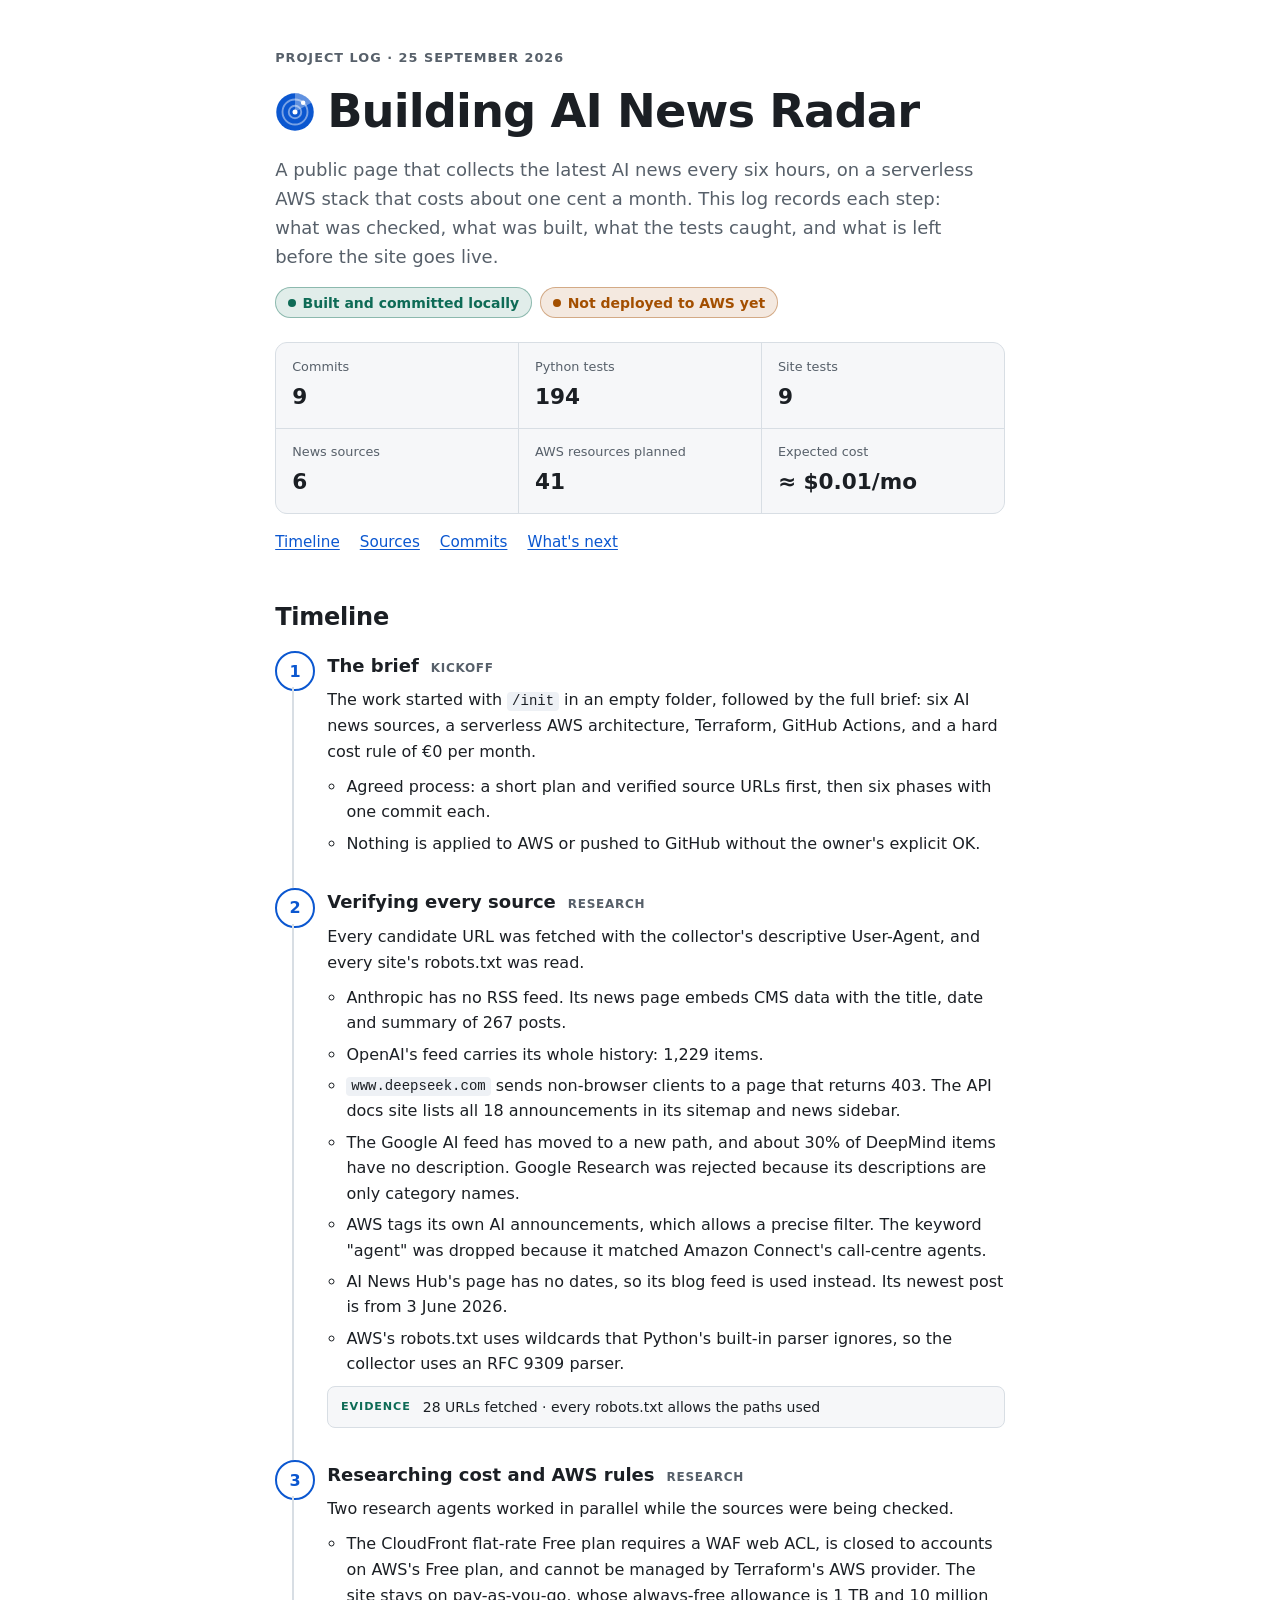
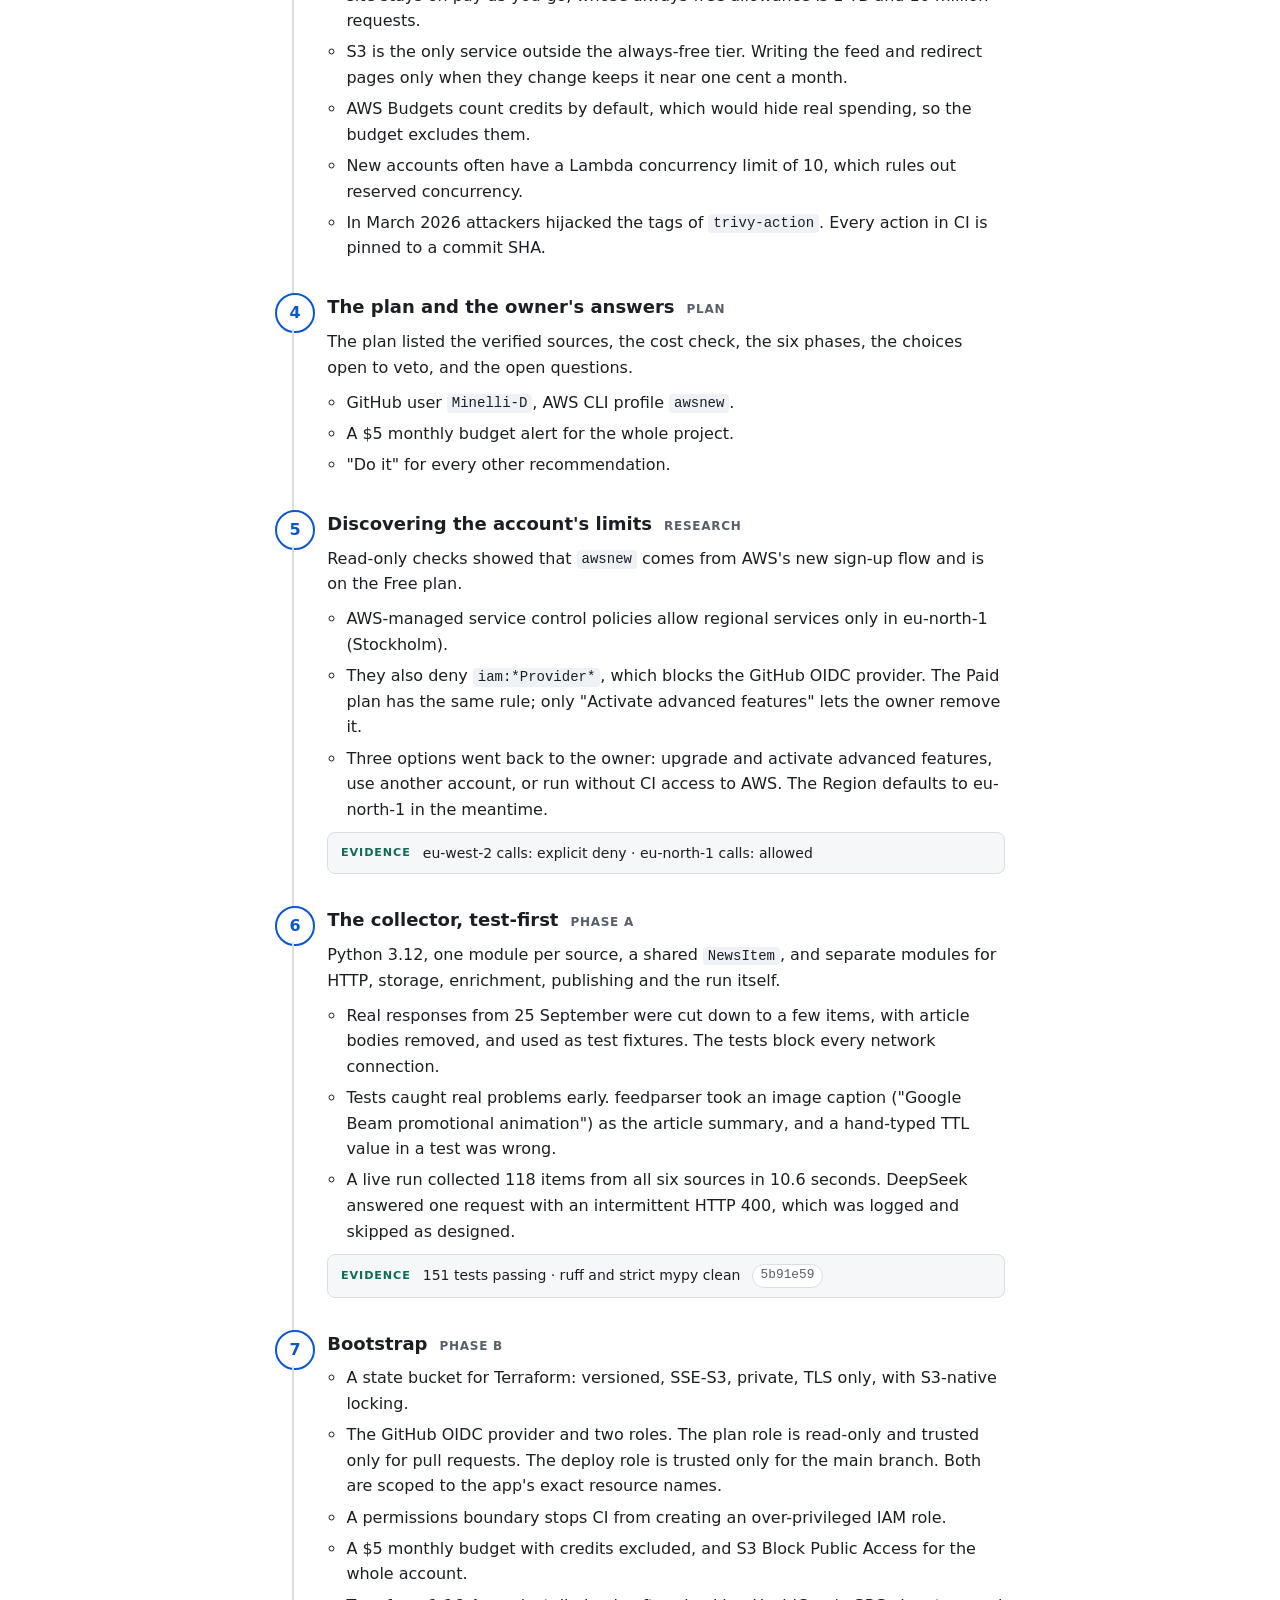
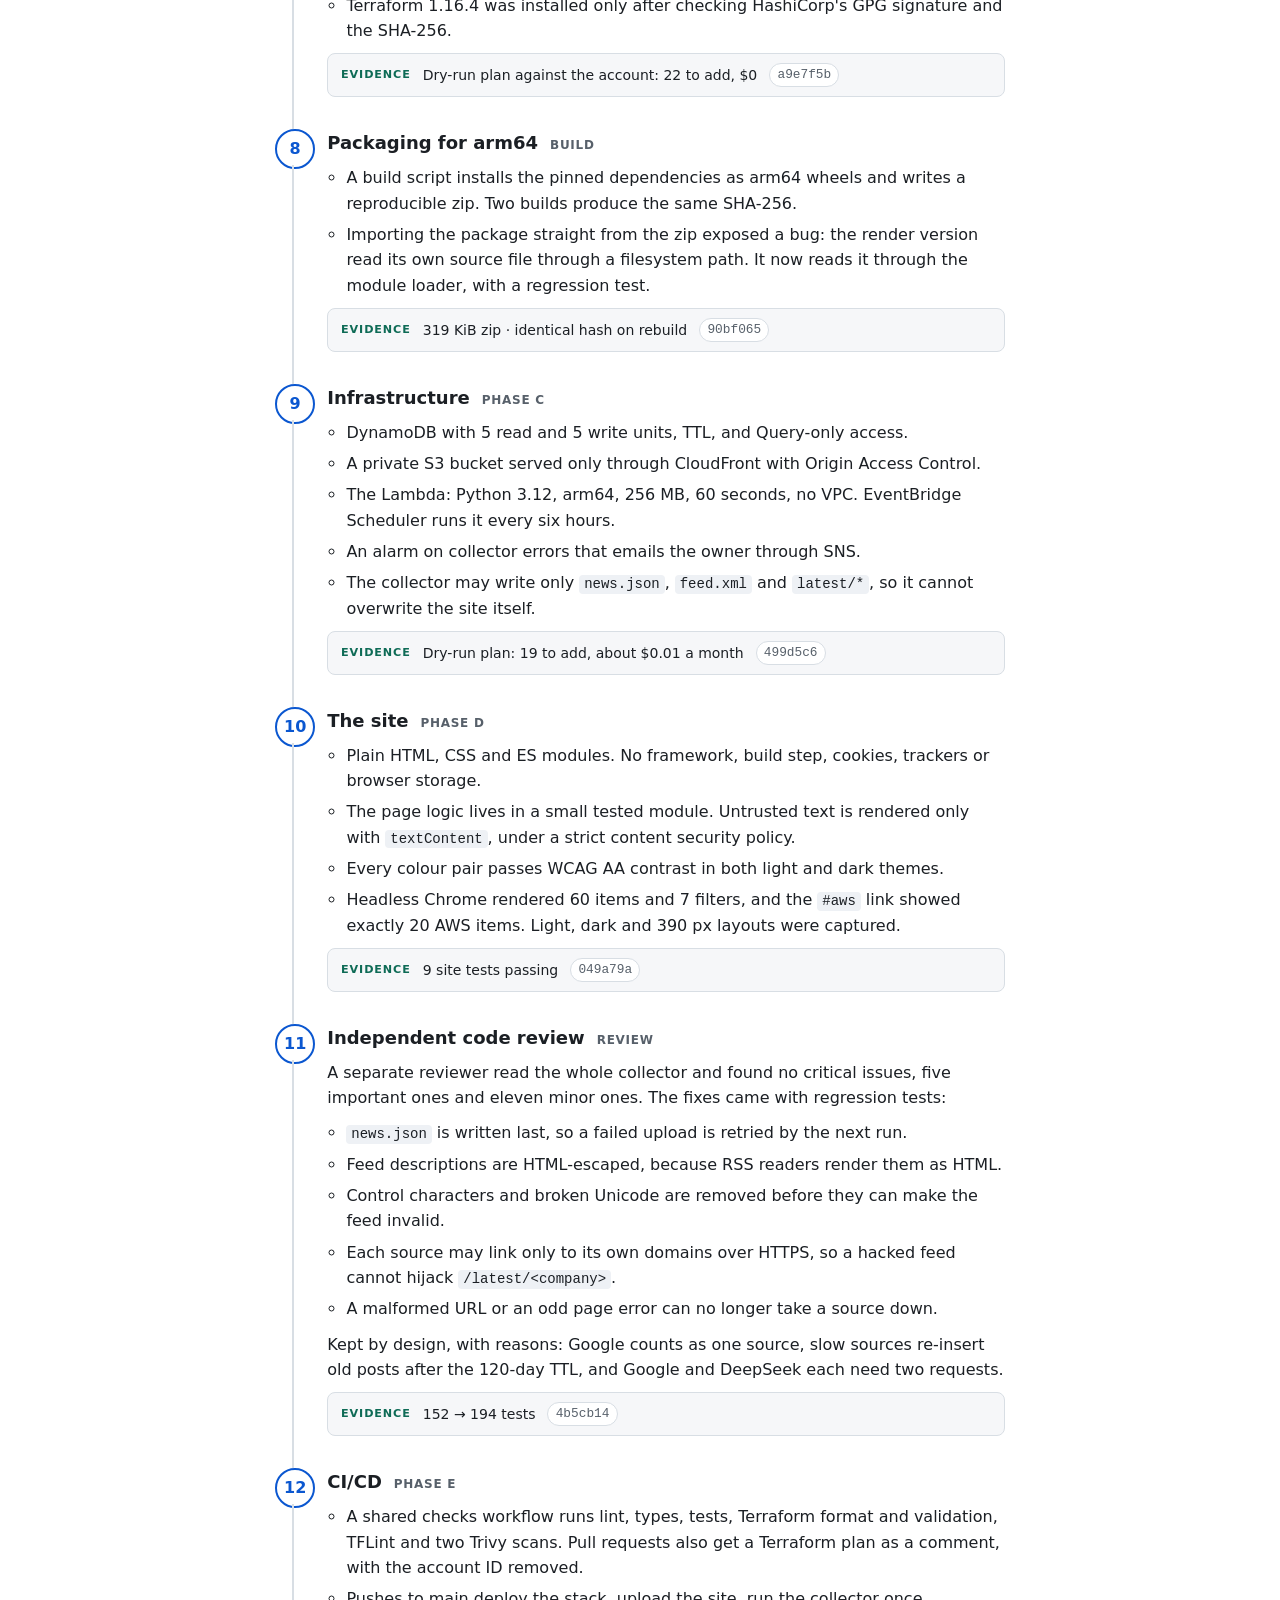
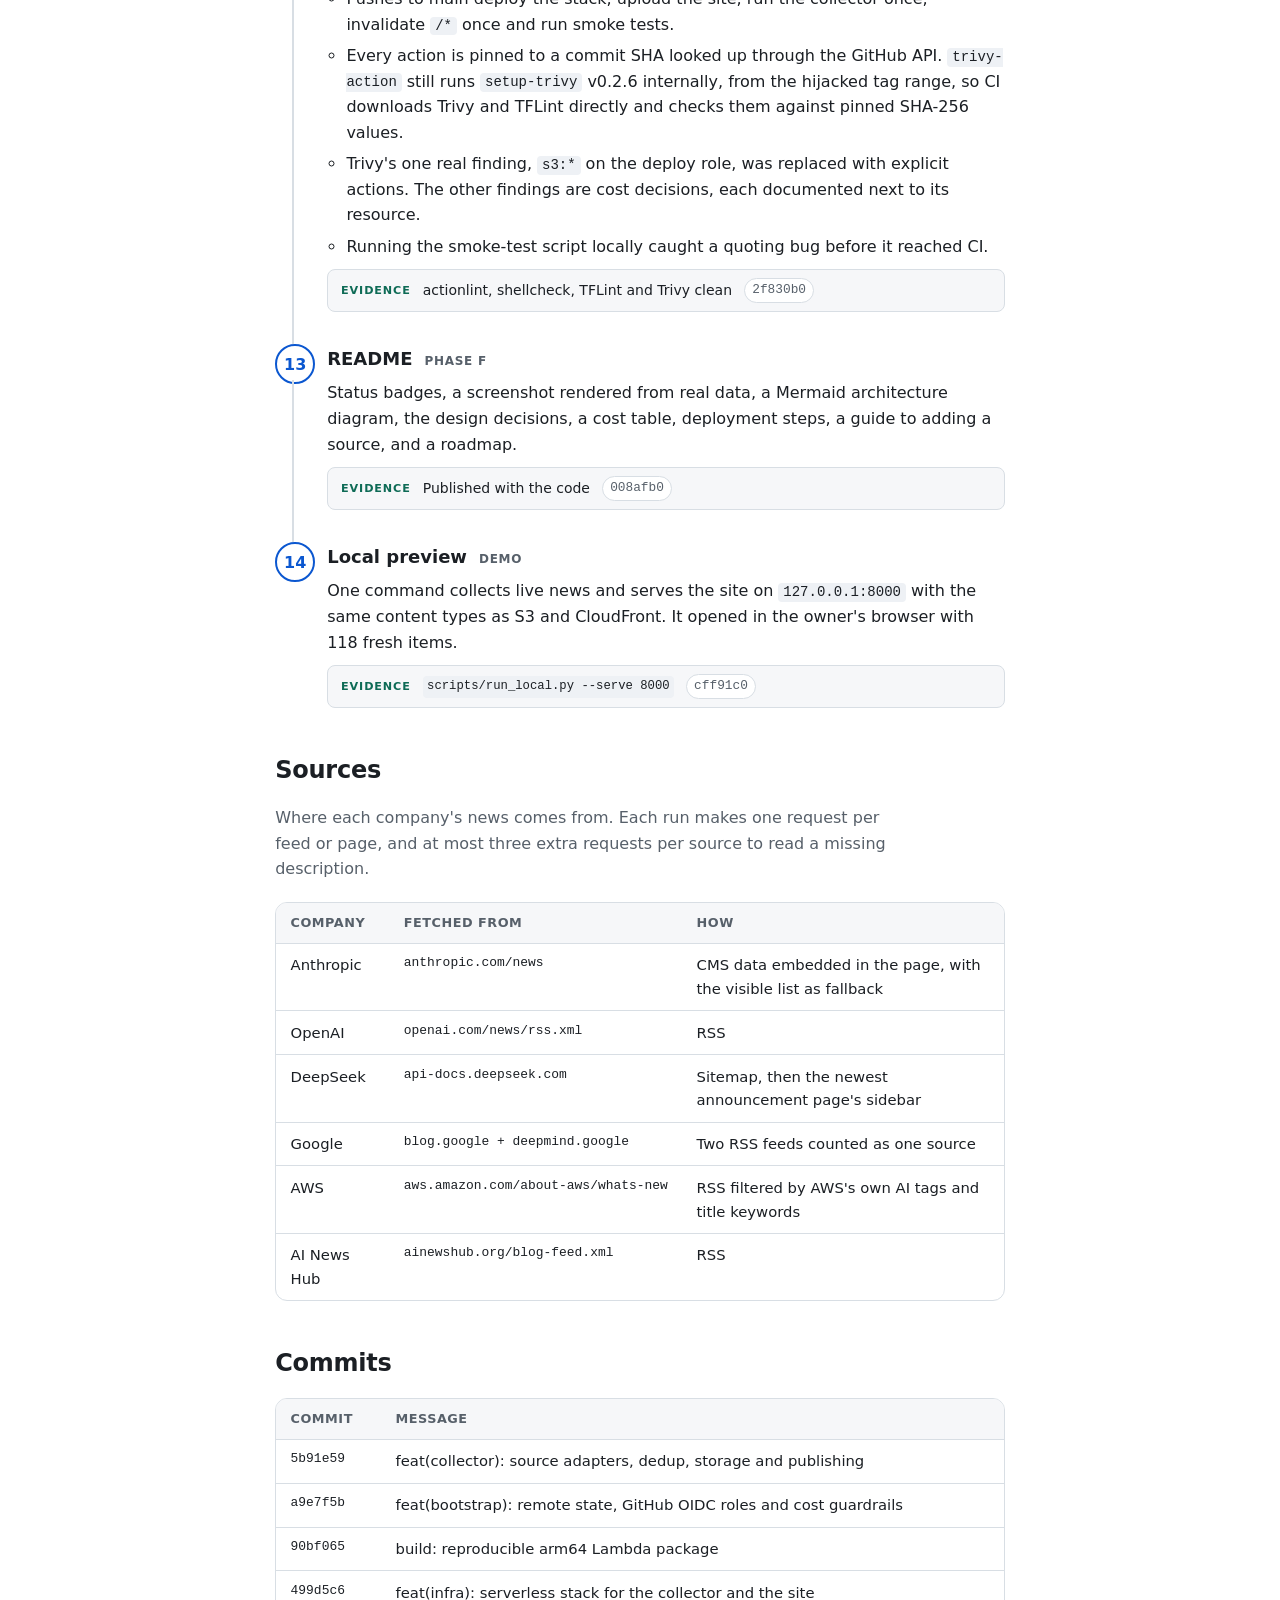
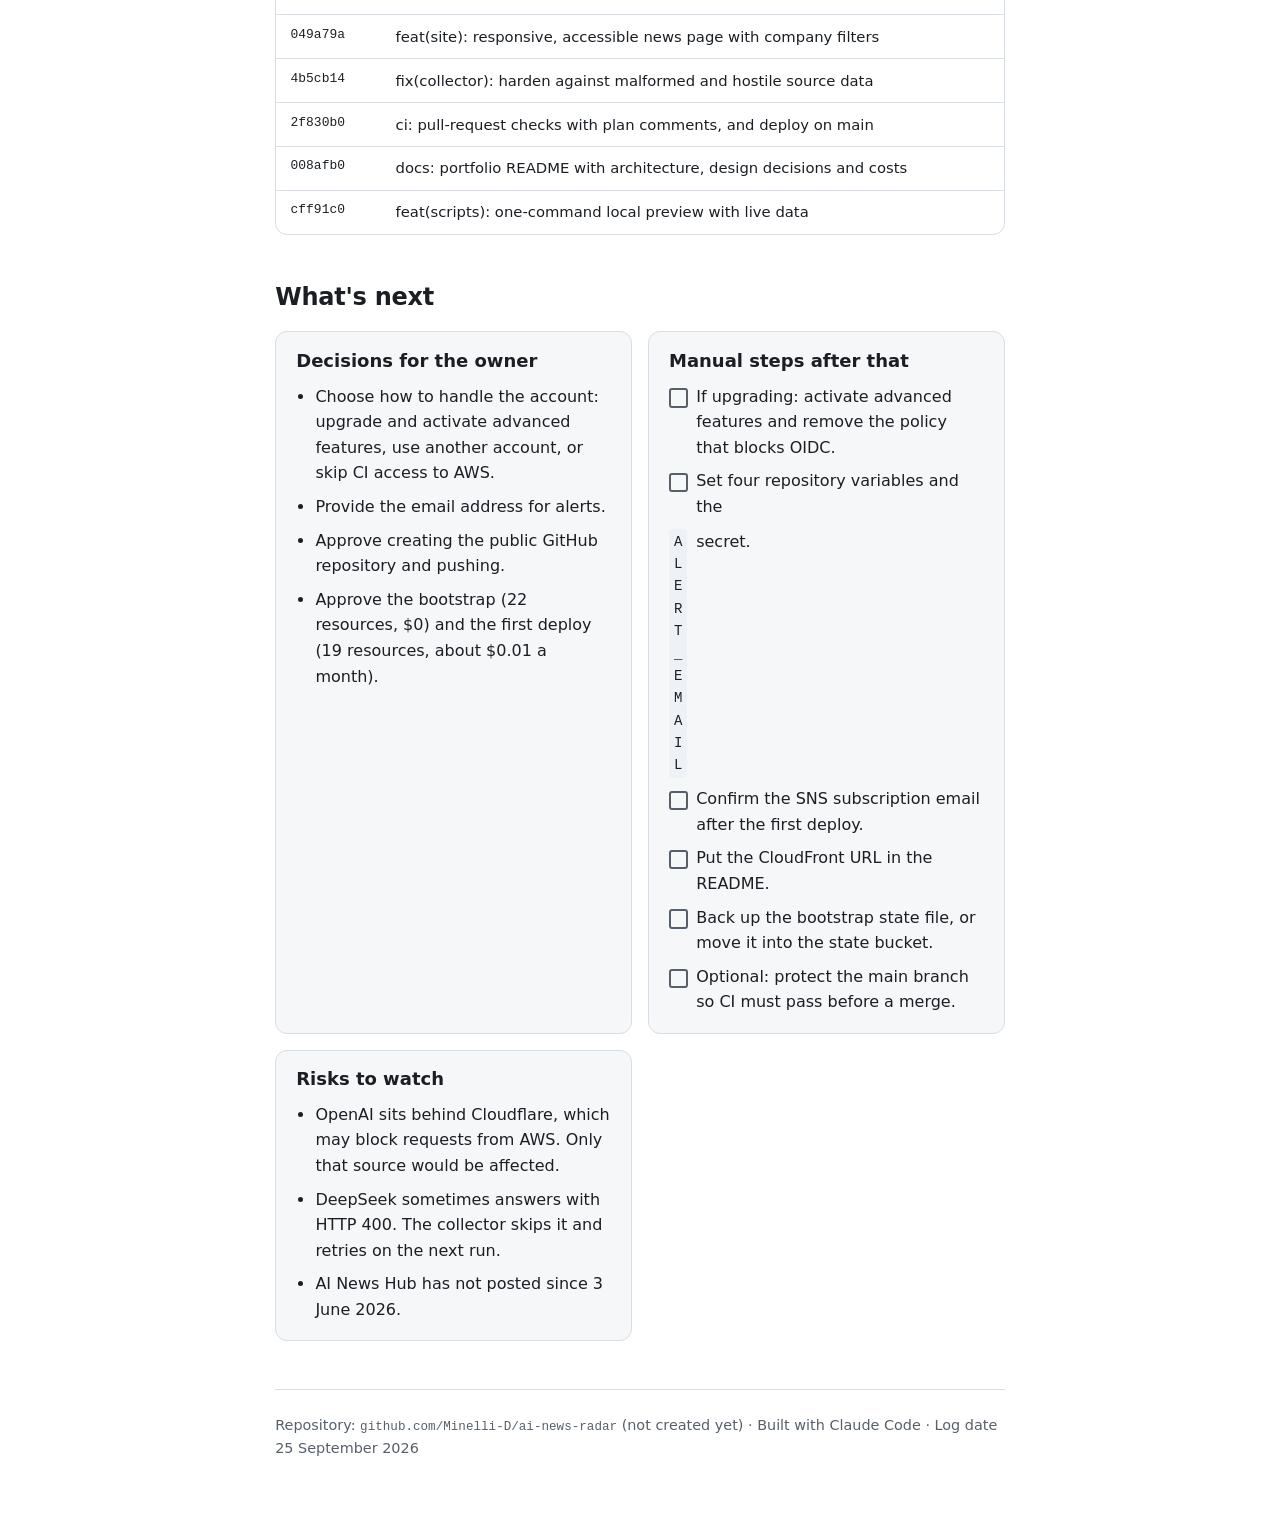
<file: docs/journey.html>
<!doctype html>
<html lang="en">
<head>
<meta charset="utf-8">
<meta name="viewport" content="width=device-width, initial-scale=1, viewport-fit=cover">
<meta name="color-scheme" content="light dark">
<title>Building AI News Radar</title>
<meta name="description" content="How AI News Radar was verified, built, reviewed and tested, step by step, and what is left before it goes live on AWS.">
<style>
  :root {
    --bg: #ffffff;
    --surface: #f6f7f9;
    --code-bg: #eef1f5;
    --text: #1b1f24;
    --muted: #57606a;
    --border: #d8dee4;
    --accent: #0b57d0;
    --done: #0e6b56;
    --wait: #a34f00;
    --font: system-ui, -apple-system, "Segoe UI", Roboto, "Helvetica Neue", Arial, sans-serif;
    --mono: ui-monospace, "SFMono-Regular", "Cascadia Code", "JetBrains Mono", Menlo, Consolas, monospace;
  }

  @media (prefers-color-scheme: dark) {
    :root:not([data-theme="light"]) {
      color-scheme: dark;
      --bg: #0f1216;
      --surface: #171b21;
      --code-bg: #1d232b;
      --text: #e6e9ee;
      --muted: #9aa4b2;
      --border: #2b323c;
      --accent: #8ab4f8;
      --done: #5cc9a7;
      --wait: #fdba74;
    }
  }

  :root[data-theme="dark"] {
    color-scheme: dark;
    --bg: #0f1216;
    --surface: #171b21;
    --code-bg: #1d232b;
    --text: #e6e9ee;
    --muted: #9aa4b2;
    --border: #2b323c;
    --accent: #8ab4f8;
    --done: #5cc9a7;
    --wait: #fdba74;
  }

  body {
    margin: 0;
    background: var(--bg);
    color: var(--text);
    font: 1rem/1.6 var(--font);
  }

  .page {
    display: grid;
    gap: 3rem;
    width: min(100%, 52rem);
    margin-inline: auto;
    padding-inline: max(16px, 4vw);
    padding-block: 3rem 4rem;
    box-sizing: border-box;
  }

  h1, h2, h3 {
    margin: 0;
    line-height: 1.2;
    text-wrap: balance;
  }

  h1 {
    font-size: clamp(2rem, 1.4rem + 2.6vw, 2.9rem);
    letter-spacing: -0.02em;
  }

  h2 {
    font-size: 1.5rem;
    letter-spacing: -0.01em;
  }

  h3 {
    font-size: 1.125rem;
  }

  p, ul {
    margin: 0;
  }

  a {
    color: var(--accent);
    text-underline-offset: 0.15em;
  }

  a:focus-visible {
    outline: 3px solid var(--accent);
    outline-offset: 2px;
    border-radius: 3px;
  }

  code, .mono {
    font-family: var(--mono);
    font-size: 0.875em;
  }

  code {
    padding: 0.1em 0.35em;
    border-radius: 4px;
    background: var(--code-bg);
    overflow-wrap: anywhere;
  }

  .eyebrow {
    font-size: 0.8rem;
    font-weight: 600;
    letter-spacing: 0.08em;
    text-transform: uppercase;
    color: var(--muted);
  }

  /* Intro */

  .intro {
    display: grid;
    gap: 1rem;
  }

  .brand {
    display: flex;
    align-items: center;
    gap: 0.75rem;
  }

  .brand svg {
    flex: none;
    width: 2.5rem;
    height: 2.5rem;
  }

  .lede {
    max-width: 62ch;
    font-size: 1.125rem;
    color: var(--muted);
  }

  .pills {
    display: flex;
    flex-wrap: wrap;
    gap: 0.5rem;
  }

  .pill {
    display: inline-flex;
    align-items: center;
    gap: 0.4rem;
    padding: 0.2rem 0.75rem;
    border: 1px solid color-mix(in srgb, var(--pill) 40%, transparent);
    border-radius: 999px;
    background: color-mix(in srgb, var(--pill) 12%, transparent);
    color: var(--pill);
    font-size: 0.875rem;
    font-weight: 600;
  }

  .pill::before {
    content: "";
    width: 0.5rem;
    height: 0.5rem;
    border-radius: 50%;
    background: var(--pill);
  }

  .pill--done { --pill: var(--done); }
  .pill--wait { --pill: var(--wait); }

  .stats {
    display: grid;
    grid-template-columns: repeat(3, 1fr);
    gap: 1px;
    margin: 0.5rem 0 0;
    border: 1px solid var(--border);
    border-radius: 0.75rem;
    background: var(--border);
    overflow: hidden;
  }

  .stats div {
    display: grid;
    gap: 0.15rem;
    padding: 0.85rem 1rem;
    background: var(--surface);
  }

  .stats dt {
    font-size: 0.8rem;
    color: var(--muted);
  }

  .stats dd {
    margin: 0;
    font-size: 1.35rem;
    font-weight: 700;
    font-variant-numeric: tabular-nums;
    white-space: nowrap;
  }

  .toc {
    display: flex;
    flex-wrap: wrap;
    gap: 0.25rem 1.25rem;
    font-size: 0.95rem;
  }

  /* Sections */

  section {
    display: grid;
    gap: 1.25rem;
  }

  .section-note {
    max-width: 62ch;
    color: var(--muted);
  }

  /* Timeline */

  .steps {
    display: grid;
    gap: 0;
    margin: 0;
    padding: 0;
    list-style: none;
  }

  .step {
    position: relative;
    display: grid;
    grid-template-columns: 2.25rem 1fr;
    column-gap: 1rem;
    padding-bottom: 2rem;
  }

  .step:last-child {
    padding-bottom: 0;
  }

  .step::before {
    content: "";
    position: absolute;
    top: 2.25rem;
    bottom: 0;
    left: calc(1.125rem - 1px);
    width: 2px;
    background: var(--border);
  }

  .step:last-child::before {
    display: none;
  }

  .step-no {
    display: grid;
    place-items: center;
    width: 2.25rem;
    height: 2.25rem;
    border: 2px solid var(--accent);
    border-radius: 50%;
    background: var(--bg);
    color: var(--accent);
    font-weight: 700;
    font-variant-numeric: tabular-nums;
  }

  .step-body {
    display: grid;
    gap: 0.6rem;
    min-width: 0;
    padding-top: 0.2rem;
  }

  .step-title {
    display: flex;
    flex-wrap: wrap;
    align-items: baseline;
    gap: 0.25rem 0.75rem;
  }

  .phase {
    font-size: 0.75rem;
    font-weight: 600;
    letter-spacing: 0.06em;
    text-transform: uppercase;
    color: var(--muted);
  }

  .step-body ul {
    display: grid;
    gap: 0.35rem;
    padding-left: 1.2rem;
  }

  .step-body ul ul {
    margin-top: 0.35rem;
  }

  .evidence {
    display: flex;
    flex-wrap: wrap;
    align-items: center;
    gap: 0.4rem 0.75rem;
    padding: 0.55rem 0.8rem;
    border: 1px solid var(--border);
    border-radius: 0.5rem;
    background: var(--surface);
    font-size: 0.875rem;
  }

  .evidence .label {
    font-size: 0.7rem;
    font-weight: 700;
    letter-spacing: 0.08em;
    text-transform: uppercase;
    color: var(--done);
  }

  .commit {
    padding: 0.05rem 0.45rem;
    border: 1px solid var(--border);
    border-radius: 999px;
    background: var(--bg);
    color: var(--muted);
    font-family: var(--mono);
    font-size: 0.8rem;
  }

  /* Tables */

  .table-wrap {
    overflow-x: auto;
    border: 1px solid var(--border);
    border-radius: 0.75rem;
  }

  table {
    width: 100%;
    min-width: 34rem;
    border-collapse: collapse;
    font-size: 0.925rem;
  }

  th, td {
    padding: 0.6rem 0.9rem;
    border-bottom: 1px solid var(--border);
    text-align: left;
    vertical-align: top;
  }

  th {
    background: var(--surface);
    font-size: 0.8rem;
    font-weight: 600;
    letter-spacing: 0.04em;
    text-transform: uppercase;
    color: var(--muted);
  }

  tr:last-child td {
    border-bottom: 0;
  }

  td.mono {
    white-space: nowrap;
  }

  /* Next steps */

  .next {
    display: grid;
    grid-template-columns: repeat(auto-fit, minmax(16rem, 1fr));
    gap: 1rem;
  }

  .panel {
    display: grid;
    align-content: start;
    gap: 0.75rem;
    padding: 1.1rem 1.25rem;
    border: 1px solid var(--border);
    border-radius: 0.75rem;
    background: var(--surface);
  }

  .panel ul {
    display: grid;
    gap: 0.5rem;
    padding-left: 1.2rem;
  }

  .checklist {
    list-style: none;
    padding-left: 0 !important;
  }

  .checklist li {
    display: grid;
    grid-template-columns: 1.1rem 1fr;
    gap: 0.6rem;
  }

  .checklist li::before {
    content: "";
    width: 0.95rem;
    height: 0.95rem;
    margin-top: 0.3rem;
    border: 2px solid var(--muted);
    border-radius: 3px;
  }

  footer {
    padding-top: 1.5rem;
    border-top: 1px solid var(--border);
    color: var(--muted);
    font-size: 0.9rem;
  }

  @media (max-width: 30rem) {
    .stats {
      grid-template-columns: repeat(2, 1fr);
    }

    .step {
      grid-template-columns: 1.9rem 1fr;
      column-gap: 0.75rem;
    }

    .step-no {
      width: 1.9rem;
      height: 1.9rem;
      font-size: 0.9rem;
    }

    .step::before {
      top: 1.9rem;
      left: calc(0.95rem - 1px);
    }
  }
</style>
</head>
<body>

<div class="page">
  <header class="intro">
    <p class="eyebrow">Project log · 25 September 2026</p>
    <div class="brand">
      <svg viewBox="0 0 32 32" role="img" aria-label="Radar icon">
        <circle cx="16" cy="16" r="15" fill="#0b57d0"></circle>
        <circle cx="16" cy="16" r="10" fill="none" stroke="#fff" stroke-opacity=".45" stroke-width="1.5"></circle>
        <circle cx="16" cy="16" r="5" fill="none" stroke="#fff" stroke-opacity=".45" stroke-width="1.5"></circle>
        <path d="M16 16V1a15 15 0 0 1 13 7.5z" fill="#fff" fill-opacity=".35"></path>
        <circle cx="16" cy="16" r="2" fill="#fff"></circle>
        <circle cx="22.5" cy="8.5" r="1.8" fill="#fff"></circle>
      </svg>
      <h1>Building AI News Radar</h1>
    </div>
    <p class="lede">A public page that collects the latest AI news every six hours, on a serverless AWS stack
      that costs about one cent a month. This log records each step: what was checked, what was built,
      what the tests caught, and what is left before the site goes live.</p>
    <div class="pills">
      <span class="pill pill--done">Built and committed locally</span>
      <span class="pill pill--wait">Not deployed to AWS yet</span>
    </div>
    <dl class="stats">
      <div><dt>Commits</dt><dd>9</dd></div>
      <div><dt>Python tests</dt><dd>194</dd></div>
      <div><dt>Site tests</dt><dd>9</dd></div>
      <div><dt>News sources</dt><dd>6</dd></div>
      <div><dt>AWS resources planned</dt><dd>41</dd></div>
      <div><dt>Expected cost</dt><dd>≈ $0.01/mo</dd></div>
    </dl>
    <nav class="toc" aria-label="On this page">
      <a href="#timeline">Timeline</a>
      <a href="#sources">Sources</a>
      <a href="#commits">Commits</a>
      <a href="#next">What's next</a>
    </nav>
  </header>

  <section id="timeline" aria-labelledby="timeline-title">
    <h2 id="timeline-title">Timeline</h2>
    <ol class="steps">
      <li class="step">
        <span class="step-no">1</span>
        <div class="step-body">
          <div class="step-title"><h3>The brief</h3><span class="phase">Kickoff</span></div>
          <p>The work started with <code>/init</code> in an empty folder, followed by the full brief: six
            AI news sources, a serverless AWS architecture, Terraform, GitHub Actions, and a hard cost
            rule of €0 per month.</p>
          <ul>
            <li>Agreed process: a short plan and verified source URLs first, then six phases with one commit each.</li>
            <li>Nothing is applied to AWS or pushed to GitHub without the owner's explicit OK.</li>
          </ul>
        </div>
      </li>

      <li class="step">
        <span class="step-no">2</span>
        <div class="step-body">
          <div class="step-title"><h3>Verifying every source</h3><span class="phase">Research</span></div>
          <p>Every candidate URL was fetched with the collector's descriptive User-Agent, and every
            site's robots.txt was read.</p>
          <ul>
            <li>Anthropic has no RSS feed. Its news page embeds CMS data with the title, date and summary of 267 posts.</li>
            <li>OpenAI's feed carries its whole history: 1,229 items.</li>
            <li><code>www.deepseek.com</code> sends non-browser clients to a page that returns 403. The API
              docs site lists all 18 announcements in its sitemap and news sidebar.</li>
            <li>The Google AI feed has moved to a new path, and about 30% of DeepMind items have no description.
              Google Research was rejected because its descriptions are only category names.</li>
            <li>AWS tags its own AI announcements, which allows a precise filter. The keyword "agent" was
              dropped because it matched Amazon Connect's call-centre agents.</li>
            <li>AI News Hub's page has no dates, so its blog feed is used instead. Its newest post is from 3 June 2026.</li>
            <li>AWS's robots.txt uses wildcards that Python's built-in parser ignores, so the collector uses an RFC 9309 parser.</li>
          </ul>
          <p class="evidence"><span class="label">Evidence</span>28 URLs fetched · every robots.txt allows the paths used</p>
        </div>
      </li>

      <li class="step">
        <span class="step-no">3</span>
        <div class="step-body">
          <div class="step-title"><h3>Researching cost and AWS rules</h3><span class="phase">Research</span></div>
          <p>Two research agents worked in parallel while the sources were being checked.</p>
          <ul>
            <li>The CloudFront flat-rate Free plan requires a WAF web ACL, is closed to accounts on AWS's
              Free plan, and cannot be managed by Terraform's AWS provider. The site stays on pay-as-you-go,
              whose always-free allowance is 1 TB and 10 million requests.</li>
            <li>S3 is the only service outside the always-free tier. Writing the feed and redirect pages only
              when they change keeps it near one cent a month.</li>
            <li>AWS Budgets count credits by default, which would hide real spending, so the budget excludes them.</li>
            <li>New accounts often have a Lambda concurrency limit of 10, which rules out reserved concurrency.</li>
            <li>In March 2026 attackers hijacked the tags of <code>trivy-action</code>. Every action in CI is pinned to a commit SHA.</li>
          </ul>
        </div>
      </li>

      <li class="step">
        <span class="step-no">4</span>
        <div class="step-body">
          <div class="step-title"><h3>The plan and the owner's answers</h3><span class="phase">Plan</span></div>
          <p>The plan listed the verified sources, the cost check, the six phases, the choices open to veto,
            and the open questions.</p>
          <ul>
            <li>GitHub user <code>Minelli-D</code>, AWS CLI profile <code>awsnew</code>.</li>
            <li>A $5 monthly budget alert for the whole project.</li>
            <li>"Do it" for every other recommendation.</li>
          </ul>
        </div>
      </li>

      <li class="step">
        <span class="step-no">5</span>
        <div class="step-body">
          <div class="step-title"><h3>Discovering the account's limits</h3><span class="phase">Research</span></div>
          <p>Read-only checks showed that <code>awsnew</code> comes from AWS's new sign-up flow and is on the Free plan.</p>
          <ul>
            <li>AWS-managed service control policies allow regional services only in eu-north-1 (Stockholm).</li>
            <li>They also deny <code>iam:*Provider*</code>, which blocks the GitHub OIDC provider. The Paid plan has the
              same rule; only "Activate advanced features" lets the owner remove it.</li>
            <li>Three options went back to the owner: upgrade and activate advanced features, use another account,
              or run without CI access to AWS. The Region defaults to eu-north-1 in the meantime.</li>
          </ul>
          <p class="evidence"><span class="label">Evidence</span>eu-west-2 calls: explicit deny · eu-north-1 calls: allowed</p>
        </div>
      </li>

      <li class="step">
        <span class="step-no">6</span>
        <div class="step-body">
          <div class="step-title"><h3>The collector, test-first</h3><span class="phase">Phase a</span></div>
          <p>Python 3.12, one module per source, a shared <code>NewsItem</code>, and separate modules for HTTP,
            storage, enrichment, publishing and the run itself.</p>
          <ul>
            <li>Real responses from 25 September were cut down to a few items, with article bodies removed, and
              used as test fixtures. The tests block every network connection.</li>
            <li>Tests caught real problems early. feedparser took an image caption ("Google Beam promotional
              animation") as the article summary, and a hand-typed TTL value in a test was wrong.</li>
            <li>A live run collected 118 items from all six sources in 10.6 seconds. DeepSeek answered one
              request with an intermittent HTTP 400, which was logged and skipped as designed.</li>
          </ul>
          <p class="evidence"><span class="label">Evidence</span>151 tests passing · ruff and strict mypy clean <span class="commit">5b91e59</span></p>
        </div>
      </li>

      <li class="step">
        <span class="step-no">7</span>
        <div class="step-body">
          <div class="step-title"><h3>Bootstrap</h3><span class="phase">Phase b</span></div>
          <ul>
            <li>A state bucket for Terraform: versioned, SSE-S3, private, TLS only, with S3-native locking.</li>
            <li>The GitHub OIDC provider and two roles. The plan role is read-only and trusted only for pull
              requests. The deploy role is trusted only for the main branch. Both are scoped to the app's exact resource names.</li>
            <li>A permissions boundary stops CI from creating an over-privileged IAM role.</li>
            <li>A $5 monthly budget with credits excluded, and S3 Block Public Access for the whole account.</li>
            <li>Terraform 1.16.4 was installed only after checking HashiCorp's GPG signature and the SHA-256.</li>
          </ul>
          <p class="evidence"><span class="label">Evidence</span>Dry-run plan against the account: 22 to add, $0 <span class="commit">a9e7f5b</span></p>
        </div>
      </li>

      <li class="step">
        <span class="step-no">8</span>
        <div class="step-body">
          <div class="step-title"><h3>Packaging for arm64</h3><span class="phase">Build</span></div>
          <ul>
            <li>A build script installs the pinned dependencies as arm64 wheels and writes a reproducible zip.
              Two builds produce the same SHA-256.</li>
            <li>Importing the package straight from the zip exposed a bug: the render version read its own
              source file through a filesystem path. It now reads it through the module loader, with a regression test.</li>
          </ul>
          <p class="evidence"><span class="label">Evidence</span>319 KiB zip · identical hash on rebuild <span class="commit">90bf065</span></p>
        </div>
      </li>

      <li class="step">
        <span class="step-no">9</span>
        <div class="step-body">
          <div class="step-title"><h3>Infrastructure</h3><span class="phase">Phase c</span></div>
          <ul>
            <li>DynamoDB with 5 read and 5 write units, TTL, and Query-only access.</li>
            <li>A private S3 bucket served only through CloudFront with Origin Access Control.</li>
            <li>The Lambda: Python 3.12, arm64, 256 MB, 60 seconds, no VPC. EventBridge Scheduler runs it every six hours.</li>
            <li>An alarm on collector errors that emails the owner through SNS.</li>
            <li>The collector may write only <code>news.json</code>, <code>feed.xml</code> and <code>latest/*</code>,
              so it cannot overwrite the site itself.</li>
          </ul>
          <p class="evidence"><span class="label">Evidence</span>Dry-run plan: 19 to add, about $0.01 a month <span class="commit">499d5c6</span></p>
        </div>
      </li>

      <li class="step">
        <span class="step-no">10</span>
        <div class="step-body">
          <div class="step-title"><h3>The site</h3><span class="phase">Phase d</span></div>
          <ul>
            <li>Plain HTML, CSS and ES modules. No framework, build step, cookies, trackers or browser storage.</li>
            <li>The page logic lives in a small tested module. Untrusted text is rendered only with
              <code>textContent</code>, under a strict content security policy.</li>
            <li>Every colour pair passes WCAG AA contrast in both light and dark themes.</li>
            <li>Headless Chrome rendered 60 items and 7 filters, and the <code>#aws</code> link showed exactly
              20 AWS items. Light, dark and 390 px layouts were captured.</li>
          </ul>
          <p class="evidence"><span class="label">Evidence</span>9 site tests passing <span class="commit">049a79a</span></p>
        </div>
      </li>

      <li class="step">
        <span class="step-no">11</span>
        <div class="step-body">
          <div class="step-title"><h3>Independent code review</h3><span class="phase">Review</span></div>
          <p>A separate reviewer read the whole collector and found no critical issues, five important ones
            and eleven minor ones. The fixes came with regression tests:</p>
          <ul>
            <li><code>news.json</code> is written last, so a failed upload is retried by the next run.</li>
            <li>Feed descriptions are HTML-escaped, because RSS readers render them as HTML.</li>
            <li>Control characters and broken Unicode are removed before they can make the feed invalid.</li>
            <li>Each source may link only to its own domains over HTTPS, so a hacked feed cannot hijack
              <code>/latest/&lt;company&gt;</code>.</li>
            <li>A malformed URL or an odd page error can no longer take a source down.</li>
          </ul>
          <p>Kept by design, with reasons: Google counts as one source, slow sources re-insert old posts after
            the 120-day TTL, and Google and DeepSeek each need two requests.</p>
          <p class="evidence"><span class="label">Evidence</span>152 → 194 tests <span class="commit">4b5cb14</span></p>
        </div>
      </li>

      <li class="step">
        <span class="step-no">12</span>
        <div class="step-body">
          <div class="step-title"><h3>CI/CD</h3><span class="phase">Phase e</span></div>
          <ul>
            <li>A shared checks workflow runs lint, types, tests, Terraform format and validation, TFLint and two
              Trivy scans. Pull requests also get a Terraform plan as a comment, with the account ID removed.</li>
            <li>Pushes to main deploy the stack, upload the site, run the collector once, invalidate
              <code>/*</code> once and run smoke tests.</li>
            <li>Every action is pinned to a commit SHA looked up through the GitHub API. <code>trivy-action</code>
              still runs <code>setup-trivy</code> v0.2.6 internally, from the hijacked tag range, so CI downloads
              Trivy and TFLint directly and checks them against pinned SHA-256 values.</li>
            <li>Trivy's one real finding, <code>s3:*</code> on the deploy role, was replaced with explicit actions.
              The other findings are cost decisions, each documented next to its resource.</li>
            <li>Running the smoke-test script locally caught a quoting bug before it reached CI.</li>
          </ul>
          <p class="evidence"><span class="label">Evidence</span>actionlint, shellcheck, TFLint and Trivy clean <span class="commit">2f830b0</span></p>
        </div>
      </li>

      <li class="step">
        <span class="step-no">13</span>
        <div class="step-body">
          <div class="step-title"><h3>README</h3><span class="phase">Phase f</span></div>
          <p>Status badges, a screenshot rendered from real data, a Mermaid architecture diagram, the design
            decisions, a cost table, deployment steps, a guide to adding a source, and a roadmap.</p>
          <p class="evidence"><span class="label">Evidence</span>Published with the code <span class="commit">008afb0</span></p>
        </div>
      </li>

      <li class="step">
        <span class="step-no">14</span>
        <div class="step-body">
          <div class="step-title"><h3>Local preview</h3><span class="phase">Demo</span></div>
          <p>One command collects live news and serves the site on <code>127.0.0.1:8000</code> with the same
            content types as S3 and CloudFront. It opened in the owner's browser with 118 fresh items.</p>
          <p class="evidence"><span class="label">Evidence</span><code>scripts/run_local.py --serve 8000</code> <span class="commit">cff91c0</span></p>
        </div>
      </li>
    </ol>
  </section>

  <section id="sources" aria-labelledby="sources-title">
    <h2 id="sources-title">Sources</h2>
    <p class="section-note">Where each company's news comes from. Each run makes one request per feed or
      page, and at most three extra requests per source to read a missing description.</p>
    <div class="table-wrap">
      <table>
        <thead>
          <tr><th scope="col">Company</th><th scope="col">Fetched from</th><th scope="col">How</th></tr>
        </thead>
        <tbody>
          <tr><td>Anthropic</td><td class="mono">anthropic.com/news</td><td>CMS data embedded in the page, with the visible list as fallback</td></tr>
          <tr><td>OpenAI</td><td class="mono">openai.com/news/rss.xml</td><td>RSS</td></tr>
          <tr><td>DeepSeek</td><td class="mono">api-docs.deepseek.com</td><td>Sitemap, then the newest announcement page's sidebar</td></tr>
          <tr><td>Google</td><td class="mono">blog.google + deepmind.google</td><td>Two RSS feeds counted as one source</td></tr>
          <tr><td>AWS</td><td class="mono">aws.amazon.com/about-aws/whats-new</td><td>RSS filtered by AWS's own AI tags and title keywords</td></tr>
          <tr><td>AI News Hub</td><td class="mono">ainewshub.org/blog-feed.xml</td><td>RSS</td></tr>
        </tbody>
      </table>
    </div>
  </section>

  <section id="commits" aria-labelledby="commits-title">
    <h2 id="commits-title">Commits</h2>
    <div class="table-wrap">
      <table>
        <thead>
          <tr><th scope="col">Commit</th><th scope="col">Message</th></tr>
        </thead>
        <tbody>
          <tr><td class="mono">5b91e59</td><td>feat(collector): source adapters, dedup, storage and publishing</td></tr>
          <tr><td class="mono">a9e7f5b</td><td>feat(bootstrap): remote state, GitHub OIDC roles and cost guardrails</td></tr>
          <tr><td class="mono">90bf065</td><td>build: reproducible arm64 Lambda package</td></tr>
          <tr><td class="mono">499d5c6</td><td>feat(infra): serverless stack for the collector and the site</td></tr>
          <tr><td class="mono">049a79a</td><td>feat(site): responsive, accessible news page with company filters</td></tr>
          <tr><td class="mono">4b5cb14</td><td>fix(collector): harden against malformed and hostile source data</td></tr>
          <tr><td class="mono">2f830b0</td><td>ci: pull-request checks with plan comments, and deploy on main</td></tr>
          <tr><td class="mono">008afb0</td><td>docs: portfolio README with architecture, design decisions and costs</td></tr>
          <tr><td class="mono">cff91c0</td><td>feat(scripts): one-command local preview with live data</td></tr>
        </tbody>
      </table>
    </div>
  </section>

  <section id="next" aria-labelledby="next-title">
    <h2 id="next-title">What's next</h2>
    <div class="next">
      <div class="panel">
        <h3>Decisions for the owner</h3>
        <ul>
          <li>Choose how to handle the account: upgrade and activate advanced features, use another account, or skip CI access to AWS.</li>
          <li>Provide the email address for alerts.</li>
          <li>Approve creating the public GitHub repository and pushing.</li>
          <li>Approve the bootstrap (22 resources, $0) and the first deploy (19 resources, about $0.01 a month).</li>
        </ul>
      </div>
      <div class="panel">
        <h3>Manual steps after that</h3>
        <ul class="checklist">
          <li>If upgrading: activate advanced features and remove the policy that blocks OIDC.</li>
          <li>Set four repository variables and the <code>ALERT_EMAIL</code> secret.</li>
          <li>Confirm the SNS subscription email after the first deploy.</li>
          <li>Put the CloudFront URL in the README.</li>
          <li>Back up the bootstrap state file, or move it into the state bucket.</li>
          <li>Optional: protect the main branch so CI must pass before a merge.</li>
        </ul>
      </div>
      <div class="panel">
        <h3>Risks to watch</h3>
        <ul>
          <li>OpenAI sits behind Cloudflare, which may block requests from AWS. Only that source would be affected.</li>
          <li>DeepSeek sometimes answers with HTTP 400. The collector skips it and retries on the next run.</li>
          <li>AI News Hub has not posted since 3 June 2026.</li>
        </ul>
      </div>
    </div>
  </section>

  <footer>
    <p>Repository: <span class="mono">github.com/Minelli-D/ai-news-radar</span> (not created yet) · Built with Claude Code · Log date 25 September 2026</p>
  </footer>
</div>
</body>
</html>
</file>
